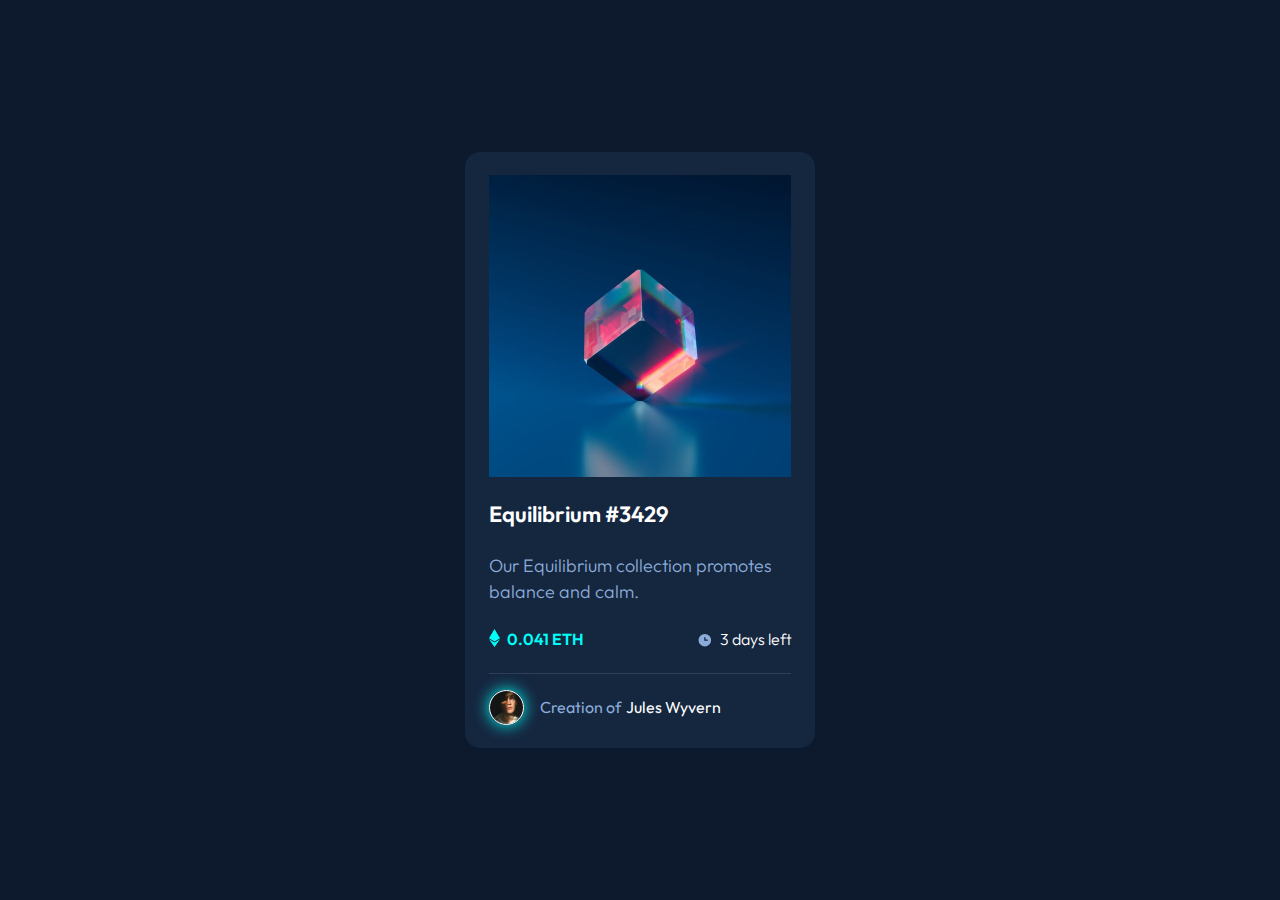
<file: index.html>
<!DOCTYPE html>
<html lang="en">

<head>
    <meta charset="UTF-8">
    <meta http-equiv="X-UA-Compatible" content="IE=edge">
    <meta name="viewport" content="width=device-width, initial-scale=1.0">
    <link rel="stylesheet" href="style.css">
    <title>ntf-card</title>
</head>

<body>
    <div class="main-card">
        <div class="inner-card">
            <div class="top-section">
                <div class="card-img">
                    <div class="overlay">
                        <img src="images/icon-view.svg" width="48px" height="48px">
                    </div>
                </div>
                <h1><span>Equilibrium #3429</span></h1>
                <p>Our Equilibrium collection promotes balance and calm.</p>
            </div>
            <div class="middle-section">
                <div class="left-icon">
                    <img src="images/icon-ethereum.svg" alt="etherium-svg" width="11px" height="18px">
                    <p>0.041 eth</p>
                </div>
                <div class="right-icon">
                    <img class="icon" src="images/icon-clock.svg" width="16px" height="16px">
                    <p>3 days left</p>
                </div>
            </div>
            <div class="line">
            </div>
            <div class="bottom-section">
                <div class="avatar-container">
                </div>
                <p>Creation of <span>Jules Wyvern</span></p>
            </div>
        </div>
</body>

</html>
</file>
<file: style.css>
@import url('https://fonts.googleapis.com/css2?family=Outfit:wght@300;400;600&display=swap');
* {
    margin: 0;
    padding: 0;
    max-height: 100vh;
}

:root {
    --soft-blue: hsl(215, 51%, 70%);
    --cyan: hsl(178, 100%, 50%);
    --main-bg-blue: hsl(217, 54%, 11%);
    --card-bg-blue: hsl(216, 50%, 16%);
    --line-blue: hsl(215, 32%, 27%);
    --white: hsl(0, 0%, 100%);
}

body {
    display: flex;
    justify-content: center;
    align-items: center;
    width: 1440px;
    max-width: 100%;
    height: 900px;
    max-height: 100vh;
    font-family: "Outfit";
    background-color: #0D192C;
    color: #FFFFFF;
    cursor: pointer;
}

.main-card {
    display: flex;
    justify-content: center;
    align-items: center;
    width: 350px;
    height: 596px;
    border-radius: 15px;
    background: #15263F;
}

.inner-card {
    max-width: 303px;
}

.top-section {
    position: relative;
}

.card-img {
    width: 302px;
    height: 302px;
    background: url(images/image-equilibrium.jpg);
    background-size: cover;
}

.overlay {
    width: 302px;
    height: 302px;
    background-color: hsla(178, 100%, 50%, 0.5);
    position: absolute;
    top: 0;
    opacity: 0;
    display: flex;
    justify-content: center;
    align-items: center;
    overflow: hidden;
    transition: 0.7s ease;
}

.card-img:hover .overlay {
    opacity: 1;
}

.top-section h1 {
    margin-top: 24px;
    font-size: 22px;
    width: 302px;
    line-height: 27.72px;
    font-weight: 600;
}

.inner-card span:hover {
    color: #00FFF8;
}

.top-section p {
    font-size: 18px;
    color: #8BACD9;
    font-weight: 300;
    line-height: 26px;
    width: 320px;
    margin-top: 24px;
}

.middle-section {
    display: flex;
    justify-content: space-between;
    margin-top: 24px;
}

.middle-section .left-icon,
.right-icon {
    display: flex;
}

.left-icon {
    font-weight: 600;
    color: #00FFF8;
    text-transform: uppercase;
}

.left-icon p {
    padding-left: 7px;
}

.right-icon {
    font-weight: 300;
}

.right-icon img {
    padding-right: 7px;
    padding-top: 3.1px;
}

.line {
    margin-top: 24px;
    width: 302px;
    height: 1px;
    background: #2E405A;
}

.avatar-container {
    margin-top: 16px;
    width: 33px;
    height: 33px;
    background: url(images/image-avatar.png);
    background-repeat: no-repeat;
    background-size: contain;
    border-radius: 50%;
    border: 1px solid #FFFFFF;
}

.bottom-section,
.avatar-container,
p {
    display: flex;
    align-items: center;
}

.avatar-container {
    box-shadow: 0 0 1em 0 var(--cyan);
}

.bottom-section p {
    font-weight: 400;
    color: #8BACD9;
    padding-left: 16px;
    padding-top: 16px;
}

.bottom-section span {
    font-weight: 400;
    color: white;
    padding-left: 5px;
}

@media only screen and (max-width: 375px) {
    body {
        display: flex;
        justify-content: center;
        align-items: center;
        width: 376px;
        height: 667px;
        font-family: "Outfit";
        background-color: #0D192C;
        color: #FFFFFF;
        cursor: pointer;
    }
}
</file>
